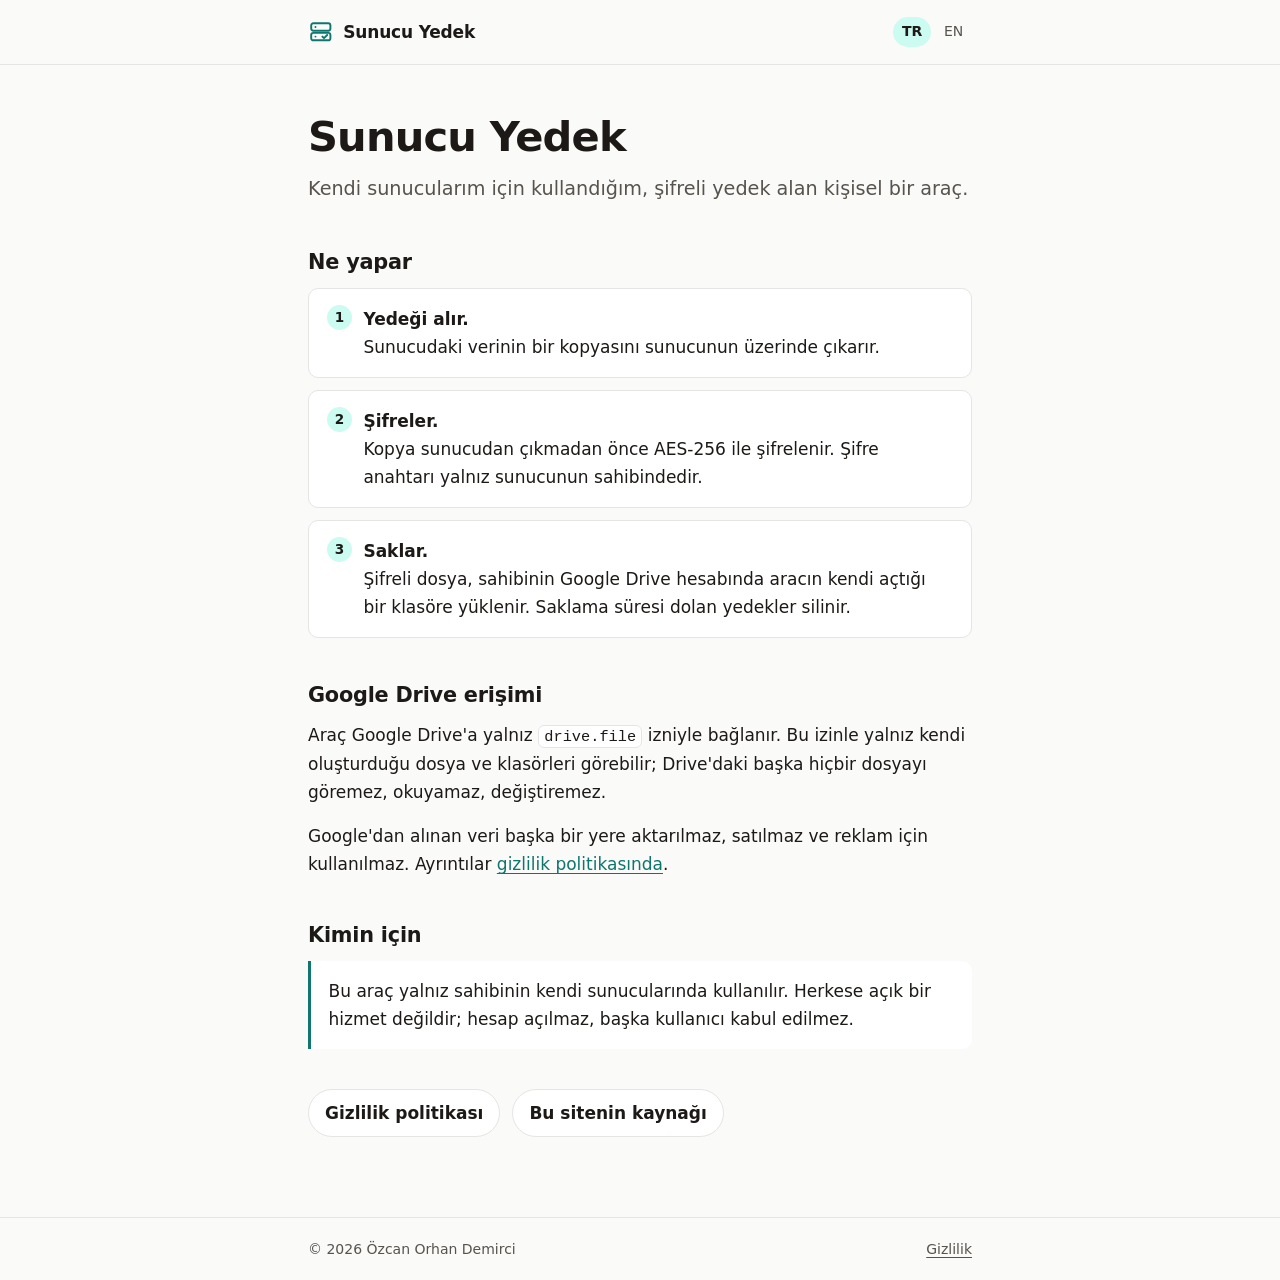
<file: site/index.html>
<!doctype html>
<html lang="tr">
<head>
  <meta charset="utf-8">
  <meta name="viewport" content="width=device-width, initial-scale=1">
  <meta http-equiv="Content-Security-Policy" content="default-src 'none'; style-src 'self'; img-src 'self'; base-uri 'none'; form-action 'none'">
  <meta name="referrer" content="no-referrer">
  <title>Sunucu Yedek</title>
  <meta name="description" content="Kişisel sunucular için şifreli yedek aracı. Yedekler sahibinin Google Drive hesabına yalnız şifreli olarak gider.">
  <link rel="icon" href="favicon.svg" type="image/svg+xml">
  <link rel="stylesheet" href="style.css">
  <link rel="alternate" hreflang="en" href="en/">
</head>
<body>
  <header class="site-header">
    <div class="wrap">
      <a class="brand" href="./">
        <svg viewBox="0 0 24 24" fill="none" stroke="currentColor" stroke-width="1.8" stroke-linecap="round" stroke-linejoin="round" aria-hidden="true"><rect x="3" y="4" width="18" height="7" rx="2"/><rect x="3" y="13" width="18" height="7" rx="2"/><path d="M7 7.5h.01M7 16.5h.01"/><path d="M13.5 16.5l1.5 1.5 3-3"/></svg>
        Sunucu Yedek
      </a>
      <nav class="lang" aria-label="Dil">
        <span aria-current="page">TR</span>
        <a href="en/" hreflang="en" lang="en">EN</a>
      </nav>
    </div>
  </header>

  <main>
    <div class="wrap">
      <h1>Sunucu Yedek</h1>
      <p class="lead">Kendi sunucularım için kullandığım, şifreli yedek alan kişisel bir araç.</p>

      <h2>Ne yapar</h2>
      <ol class="steps">
        <li><strong>Yedeği alır.</strong> Sunucudaki verinin bir kopyasını sunucunun üzerinde çıkarır.</li>
        <li><strong>Şifreler.</strong> Kopya sunucudan çıkmadan önce AES&#8209;256 ile şifrelenir. Şifre anahtarı yalnız sunucunun sahibindedir.</li>
        <li><strong>Saklar.</strong> Şifreli dosya, sahibinin Google Drive hesabında aracın kendi açtığı bir klasöre yüklenir. Saklama süresi dolan yedekler silinir.</li>
      </ol>

      <h2>Google Drive erişimi</h2>
      <p>Araç Google Drive'a yalnız <code>drive.file</code> izniyle bağlanır. Bu izinle yalnız kendi oluşturduğu dosya ve klasörleri görebilir; Drive'daki başka hiçbir dosyayı göremez, okuyamaz, değiştiremez.</p>
      <p>Google'dan alınan veri başka bir yere aktarılmaz, satılmaz ve reklam için kullanılmaz. Ayrıntılar <a href="gizlilik.html">gizlilik politikasında</a>.</p>

      <h2>Kimin için</h2>
      <p class="note">Bu araç yalnız sahibinin kendi sunucularında kullanılır. Herkese açık bir hizmet değildir; hesap açılmaz, başka kullanıcı kabul edilmez.</p>

      <ul class="links">
        <li><a href="gizlilik.html">Gizlilik politikası</a></li>
        <li><a href="https://github.com/OzcanOrhanDemirci/sunucu-yedek">Bu sitenin kaynağı</a></li>
      </ul>
    </div>
  </main>

  <footer class="site-footer">
    <div class="wrap">
      <span>© 2026 Özcan Orhan Demirci</span>
      <a href="gizlilik.html">Gizlilik</a>
    </div>
  </footer>
</body>
</html>
</file>
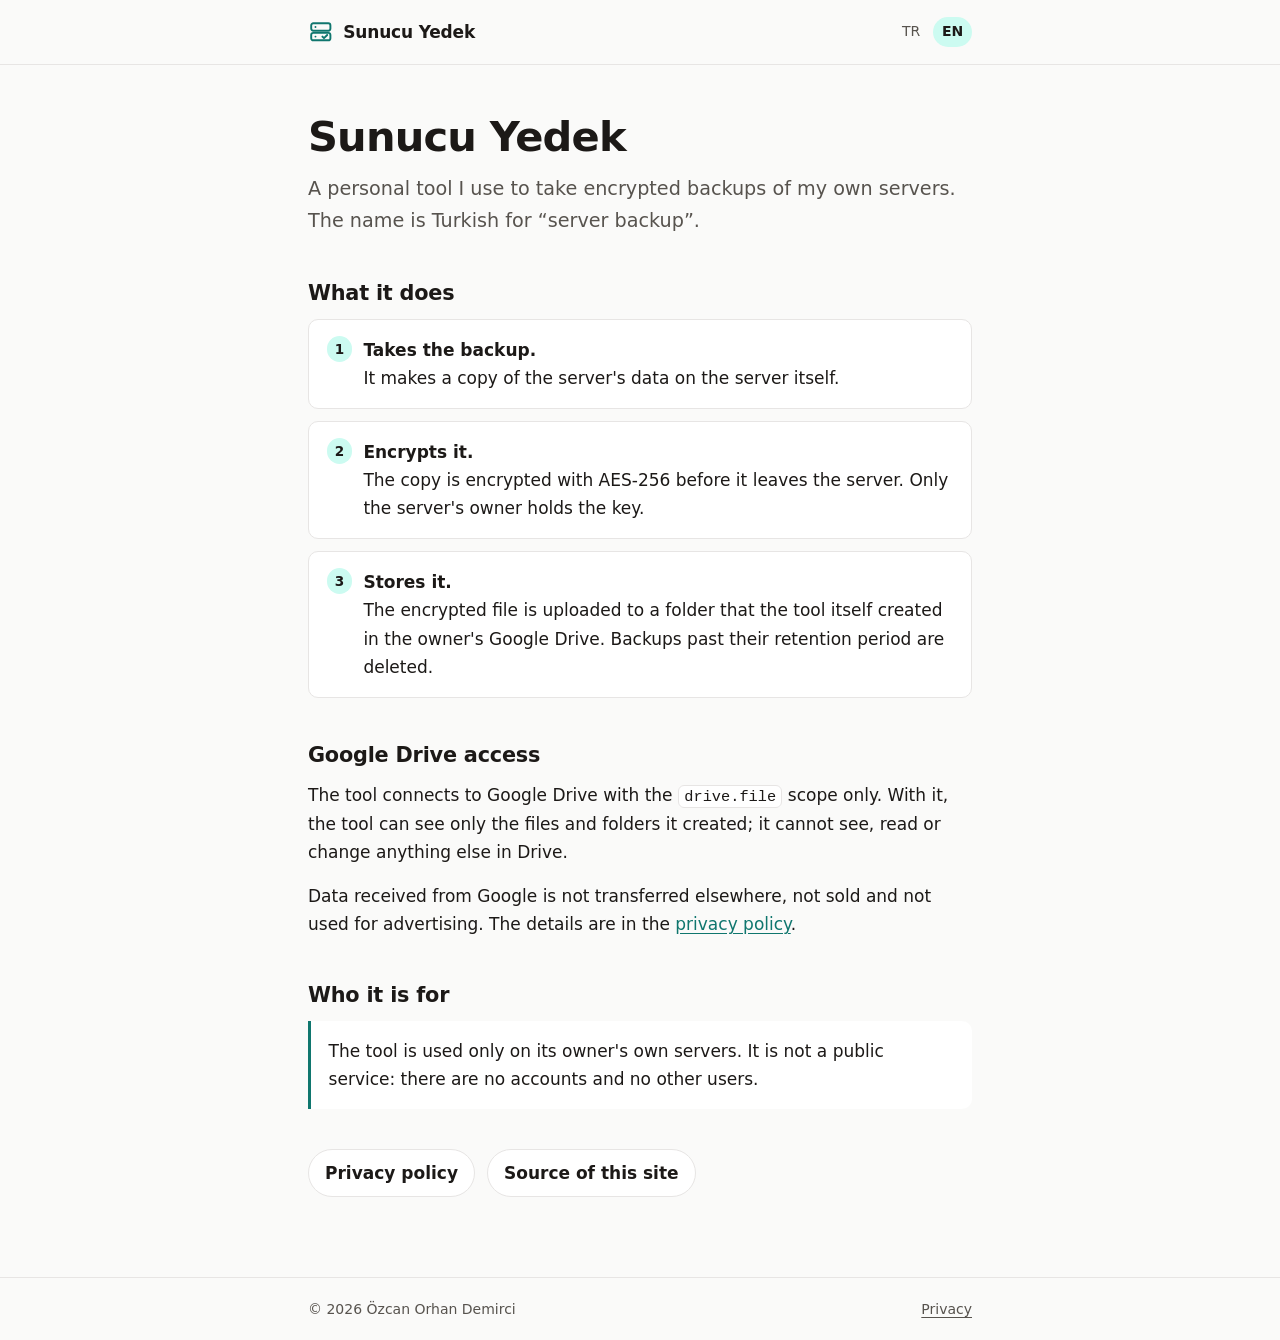
<file: site/en/index.html>
<!doctype html>
<html lang="en">
<head>
  <meta charset="utf-8">
  <meta name="viewport" content="width=device-width, initial-scale=1">
  <meta http-equiv="Content-Security-Policy" content="default-src 'none'; style-src 'self'; img-src 'self'; base-uri 'none'; form-action 'none'">
  <meta name="referrer" content="no-referrer">
  <title>Sunucu Yedek</title>
  <meta name="description" content="An encrypted backup tool for personal servers. Backups reach the owner's Google Drive only in encrypted form.">
  <link rel="icon" href="../favicon.svg" type="image/svg+xml">
  <link rel="stylesheet" href="../style.css">
  <link rel="alternate" hreflang="tr" href="../">
</head>
<body>
  <header class="site-header">
    <div class="wrap">
      <a class="brand" href="./">
        <svg viewBox="0 0 24 24" fill="none" stroke="currentColor" stroke-width="1.8" stroke-linecap="round" stroke-linejoin="round" aria-hidden="true"><rect x="3" y="4" width="18" height="7" rx="2"/><rect x="3" y="13" width="18" height="7" rx="2"/><path d="M7 7.5h.01M7 16.5h.01"/><path d="M13.5 16.5l1.5 1.5 3-3"/></svg>
        Sunucu Yedek
      </a>
      <nav class="lang" aria-label="Language">
        <a href="../" hreflang="tr" lang="tr">TR</a>
        <span aria-current="page">EN</span>
      </nav>
    </div>
  </header>

  <main>
    <div class="wrap">
      <h1>Sunucu Yedek</h1>
      <p class="lead">A personal tool I use to take encrypted backups of my own servers. The name is Turkish for “server backup”.</p>

      <h2>What it does</h2>
      <ol class="steps">
        <li><strong>Takes the backup.</strong> It makes a copy of the server's data on the server itself.</li>
        <li><strong>Encrypts it.</strong> The copy is encrypted with AES&#8209;256 before it leaves the server. Only the server's owner holds the key.</li>
        <li><strong>Stores it.</strong> The encrypted file is uploaded to a folder that the tool itself created in the owner's Google Drive. Backups past their retention period are deleted.</li>
      </ol>

      <h2>Google Drive access</h2>
      <p>The tool connects to Google Drive with the <code>drive.file</code> scope only. With it, the tool can see only the files and folders it created; it cannot see, read or change anything else in Drive.</p>
      <p>Data received from Google is not transferred elsewhere, not sold and not used for advertising. The details are in the <a href="privacy.html">privacy policy</a>.</p>

      <h2>Who it is for</h2>
      <p class="note">The tool is used only on its owner's own servers. It is not a public service: there are no accounts and no other users.</p>

      <ul class="links">
        <li><a href="privacy.html">Privacy policy</a></li>
        <li><a href="https://github.com/OzcanOrhanDemirci/sunucu-yedek">Source of this site</a></li>
      </ul>
    </div>
  </main>

  <footer class="site-footer">
    <div class="wrap">
      <span>© 2026 Özcan Orhan Demirci</span>
      <a href="privacy.html">Privacy</a>
    </div>
  </footer>
</body>
</html>
</file>
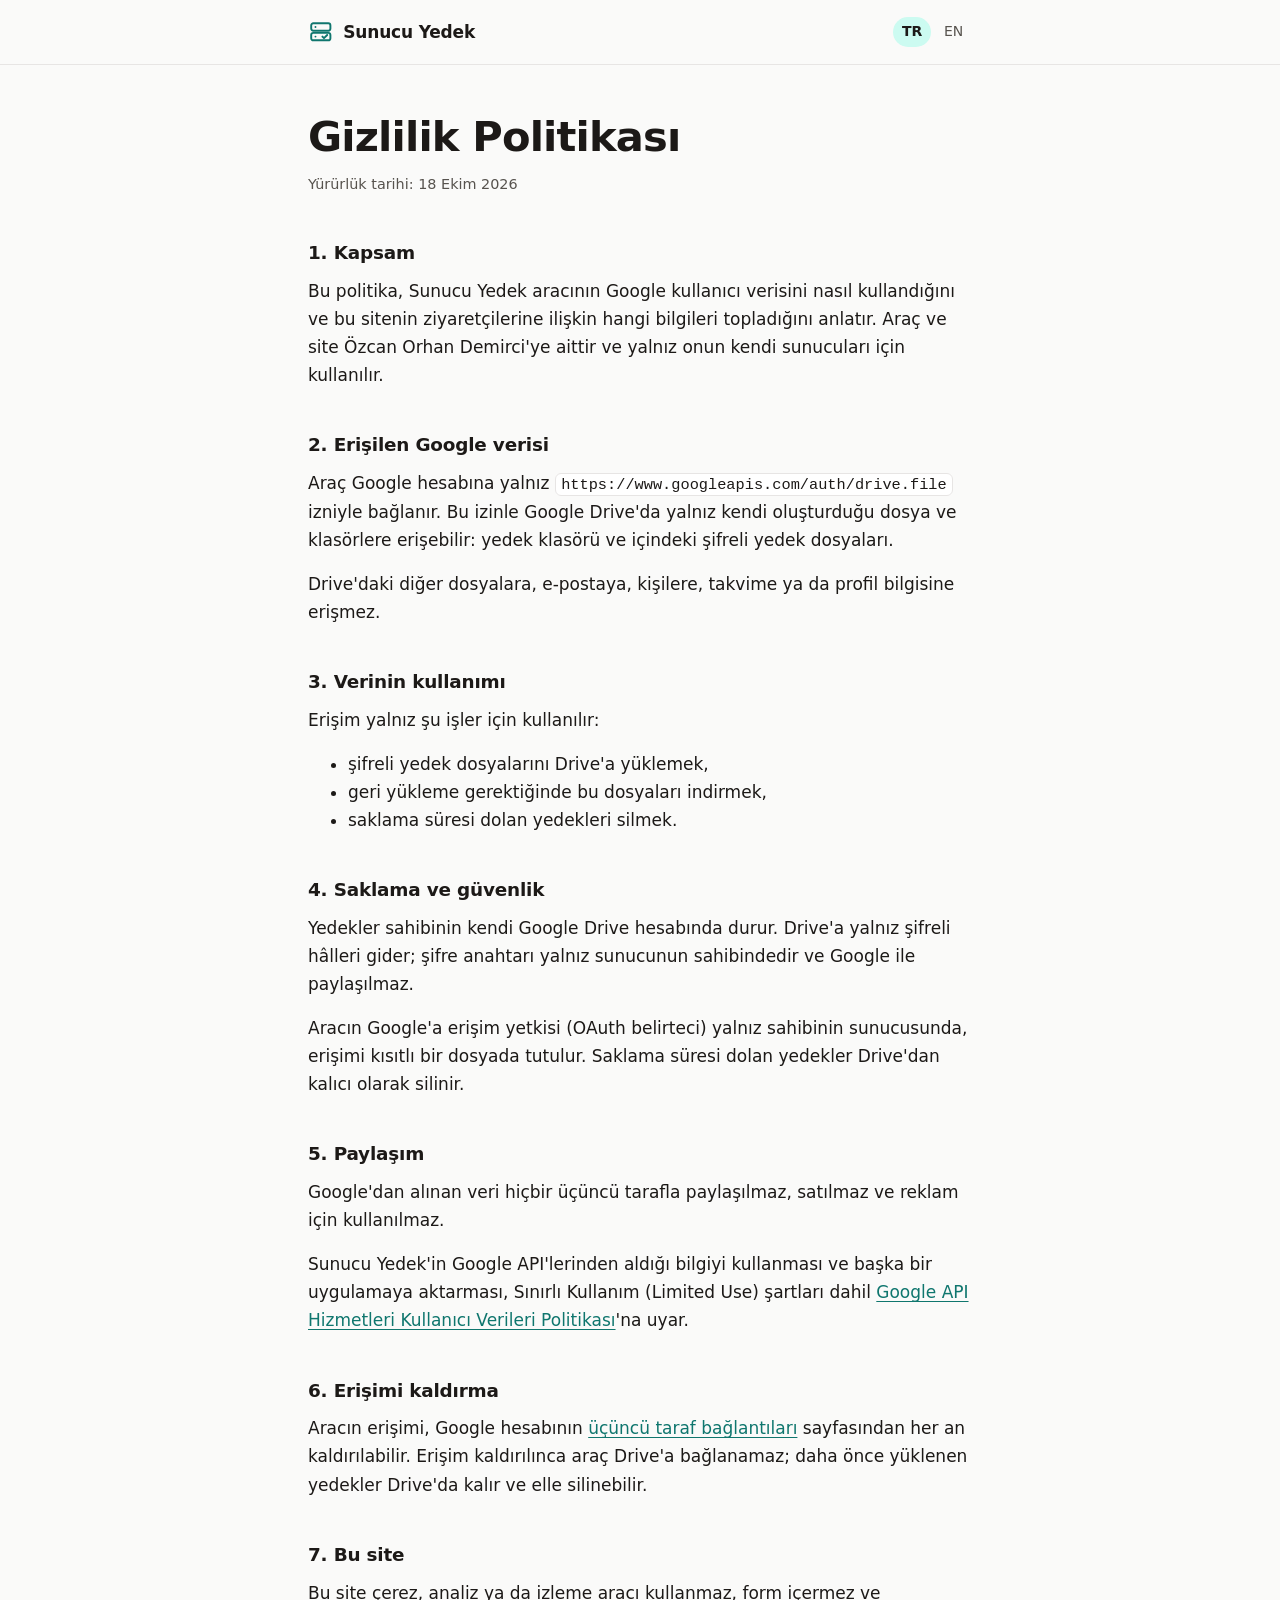
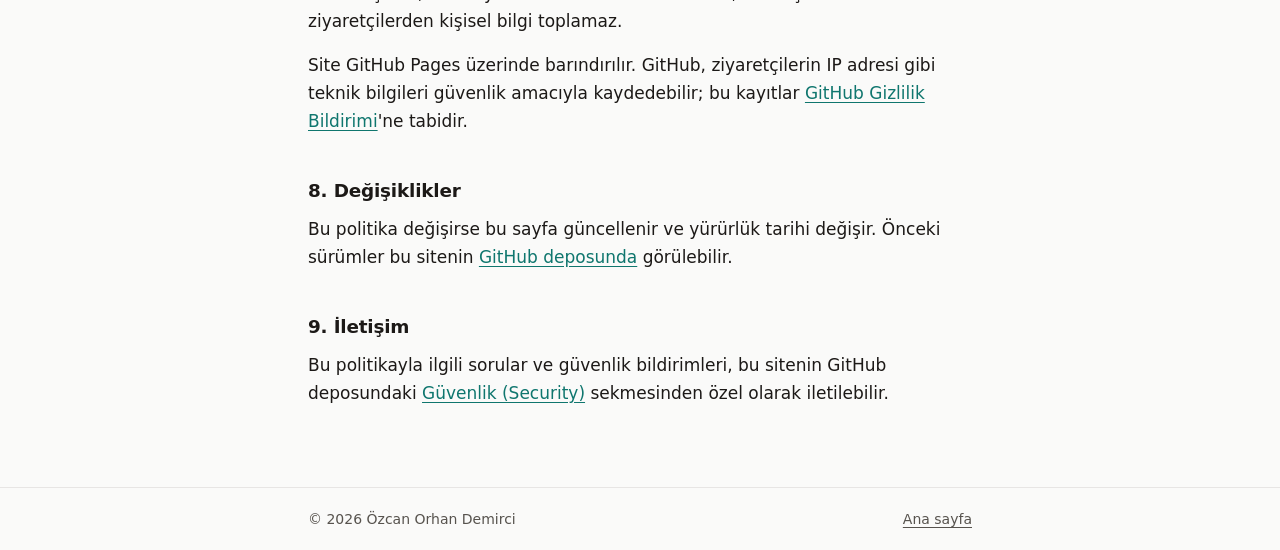
<file: site/gizlilik.html>
<!doctype html>
<html lang="tr">
<head>
  <meta charset="utf-8">
  <meta name="viewport" content="width=device-width, initial-scale=1">
  <meta http-equiv="Content-Security-Policy" content="default-src 'none'; style-src 'self'; img-src 'self'; base-uri 'none'; form-action 'none'">
  <meta name="referrer" content="no-referrer">
  <title>Gizlilik Politikası · Sunucu Yedek</title>
  <meta name="description" content="Sunucu Yedek aracının Google kullanıcı verisini nasıl kullandığını anlatan gizlilik politikası.">
  <link rel="icon" href="favicon.svg" type="image/svg+xml">
  <link rel="stylesheet" href="style.css">
  <link rel="alternate" hreflang="en" href="en/privacy.html">
</head>
<body>
  <header class="site-header">
    <div class="wrap">
      <a class="brand" href="./">
        <svg viewBox="0 0 24 24" fill="none" stroke="currentColor" stroke-width="1.8" stroke-linecap="round" stroke-linejoin="round" aria-hidden="true"><rect x="3" y="4" width="18" height="7" rx="2"/><rect x="3" y="13" width="18" height="7" rx="2"/><path d="M7 7.5h.01M7 16.5h.01"/><path d="M13.5 16.5l1.5 1.5 3-3"/></svg>
        Sunucu Yedek
      </a>
      <nav class="lang" aria-label="Dil">
        <span aria-current="page">TR</span>
        <a href="en/privacy.html" hreflang="en" lang="en">EN</a>
      </nav>
    </div>
  </header>

  <main class="policy">
    <div class="wrap">
      <h1>Gizlilik Politikası</h1>
      <p class="meta">Yürürlük tarihi: 18 Ekim 2026</p>

      <h2>1. Kapsam</h2>
      <p>Bu politika, Sunucu Yedek aracının Google kullanıcı verisini nasıl kullandığını ve bu sitenin ziyaretçilerine ilişkin hangi bilgileri topladığını anlatır. Araç ve site Özcan Orhan Demirci'ye aittir ve yalnız onun kendi sunucuları için kullanılır.</p>

      <h2>2. Erişilen Google verisi</h2>
      <p>Araç Google hesabına yalnız <code>https://www.googleapis.com/auth/drive.file</code> izniyle bağlanır. Bu izinle Google Drive'da yalnız kendi oluşturduğu dosya ve klasörlere erişebilir: yedek klasörü ve içindeki şifreli yedek dosyaları.</p>
      <p>Drive'daki diğer dosyalara, e-postaya, kişilere, takvime ya da profil bilgisine erişmez.</p>

      <h2>3. Verinin kullanımı</h2>
      <p>Erişim yalnız şu işler için kullanılır:</p>
      <ul>
        <li>şifreli yedek dosyalarını Drive'a yüklemek,</li>
        <li>geri yükleme gerektiğinde bu dosyaları indirmek,</li>
        <li>saklama süresi dolan yedekleri silmek.</li>
      </ul>

      <h2>4. Saklama ve güvenlik</h2>
      <p>Yedekler sahibinin kendi Google Drive hesabında durur. Drive'a yalnız şifreli hâlleri gider; şifre anahtarı yalnız sunucunun sahibindedir ve Google ile paylaşılmaz.</p>
      <p>Aracın Google'a erişim yetkisi (OAuth belirteci) yalnız sahibinin sunucusunda, erişimi kısıtlı bir dosyada tutulur. Saklama süresi dolan yedekler Drive'dan kalıcı olarak silinir.</p>

      <h2>5. Paylaşım</h2>
      <p>Google'dan alınan veri hiçbir üçüncü tarafla paylaşılmaz, satılmaz ve reklam için kullanılmaz.</p>
      <p>Sunucu Yedek'in Google API'lerinden aldığı bilgiyi kullanması ve başka bir uygulamaya aktarması, Sınırlı Kullanım (Limited Use) şartları dahil <a href="https://developers.google.com/terms/api-services-user-data-policy">Google API Hizmetleri Kullanıcı Verileri Politikası</a>'na uyar.</p>

      <h2>6. Erişimi kaldırma</h2>
      <p>Aracın erişimi, Google hesabının <a href="https://myaccount.google.com/connections">üçüncü taraf bağlantıları</a> sayfasından her an kaldırılabilir. Erişim kaldırılınca araç Drive'a bağlanamaz; daha önce yüklenen yedekler Drive'da kalır ve elle silinebilir.</p>

      <h2>7. Bu site</h2>
      <p>Bu site çerez, analiz ya da izleme aracı kullanmaz, form içermez ve ziyaretçilerden kişisel bilgi toplamaz.</p>
      <p>Site GitHub Pages üzerinde barındırılır. GitHub, ziyaretçilerin IP adresi gibi teknik bilgileri güvenlik amacıyla kaydedebilir; bu kayıtlar <a href="https://docs.github.com/site-policy/privacy-policies/github-general-privacy-statement">GitHub Gizlilik Bildirimi</a>'ne tabidir.</p>

      <h2>8. Değişiklikler</h2>
      <p>Bu politika değişirse bu sayfa güncellenir ve yürürlük tarihi değişir. Önceki sürümler bu sitenin <a href="https://github.com/OzcanOrhanDemirci/sunucu-yedek">GitHub deposunda</a> görülebilir.</p>

      <h2>9. İletişim</h2>
      <p>Bu politikayla ilgili sorular ve güvenlik bildirimleri, bu sitenin GitHub deposundaki <a href="https://github.com/OzcanOrhanDemirci/sunucu-yedek/security">Güvenlik (Security)</a> sekmesinden özel olarak iletilebilir.</p>
    </div>
  </main>

  <footer class="site-footer">
    <div class="wrap">
      <span>© 2026 Özcan Orhan Demirci</span>
      <a href="./">Ana sayfa</a>
    </div>
  </footer>
</body>
</html>
</file>
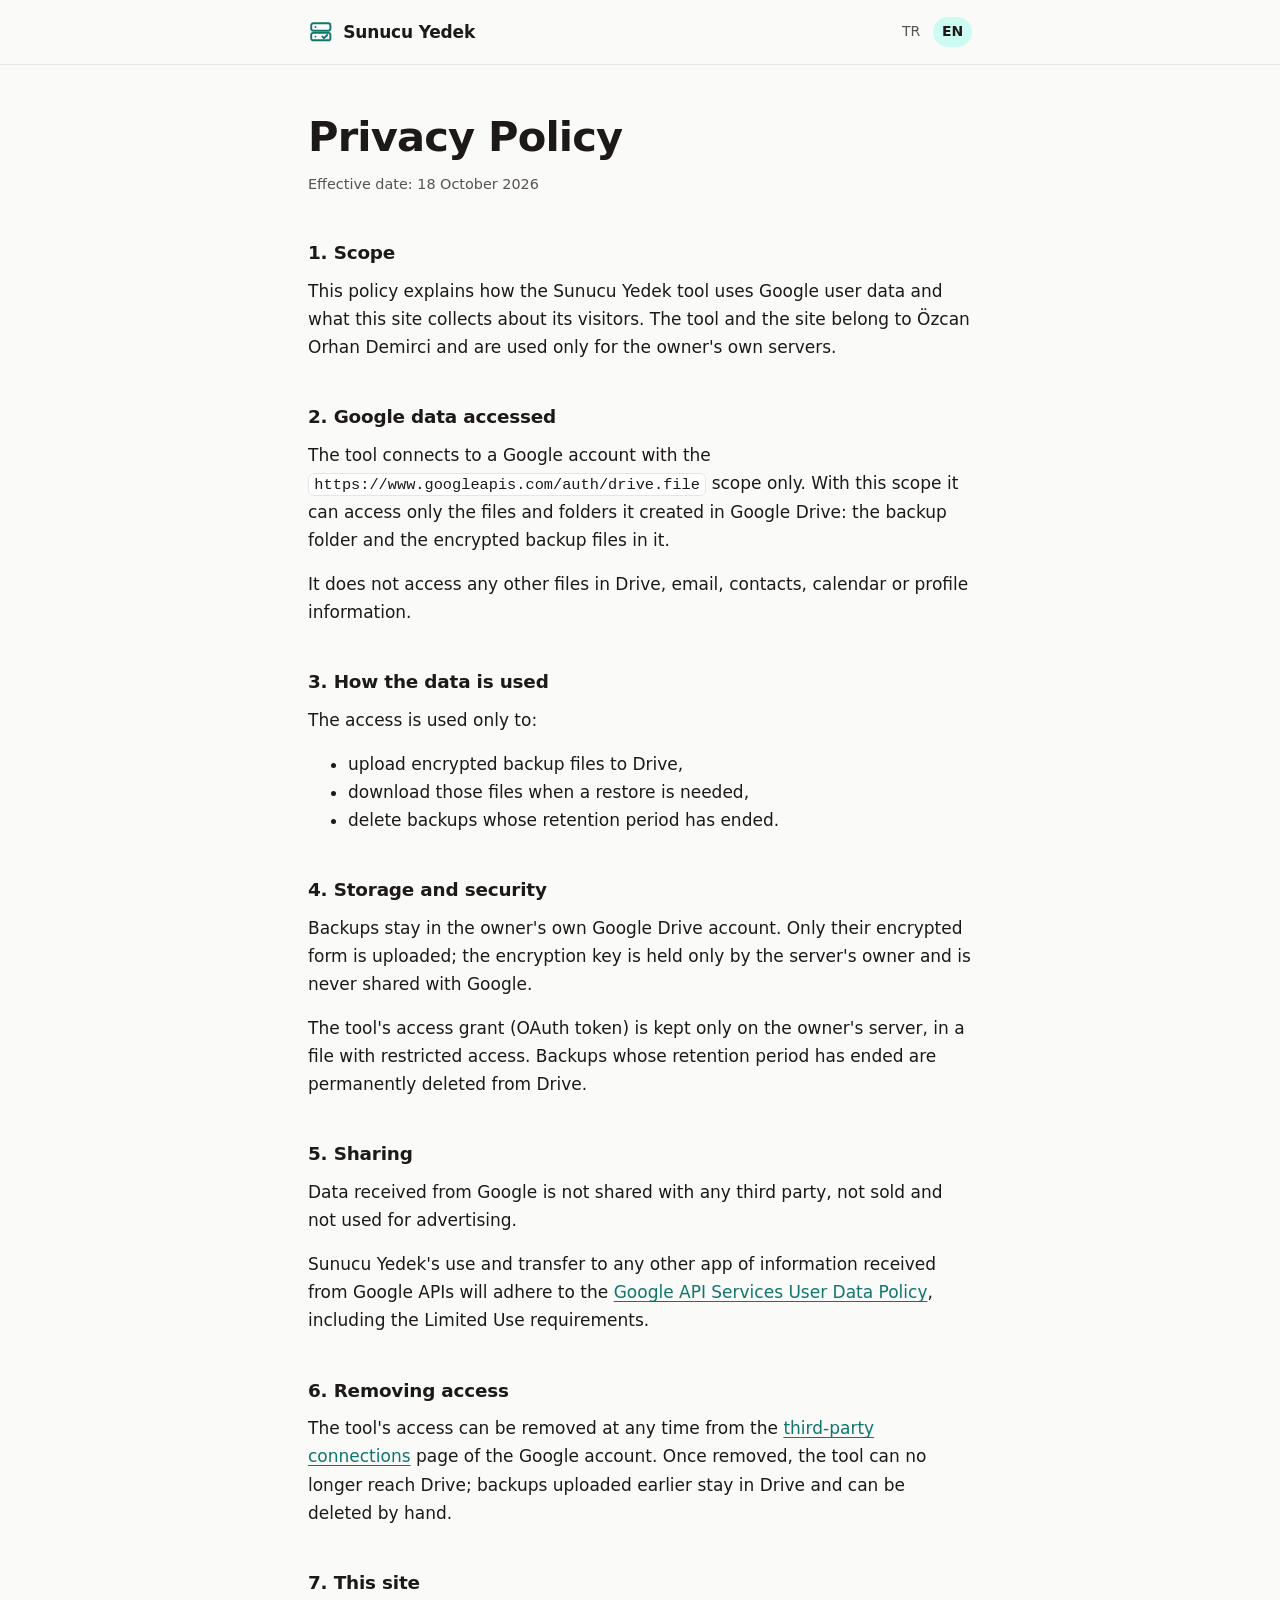
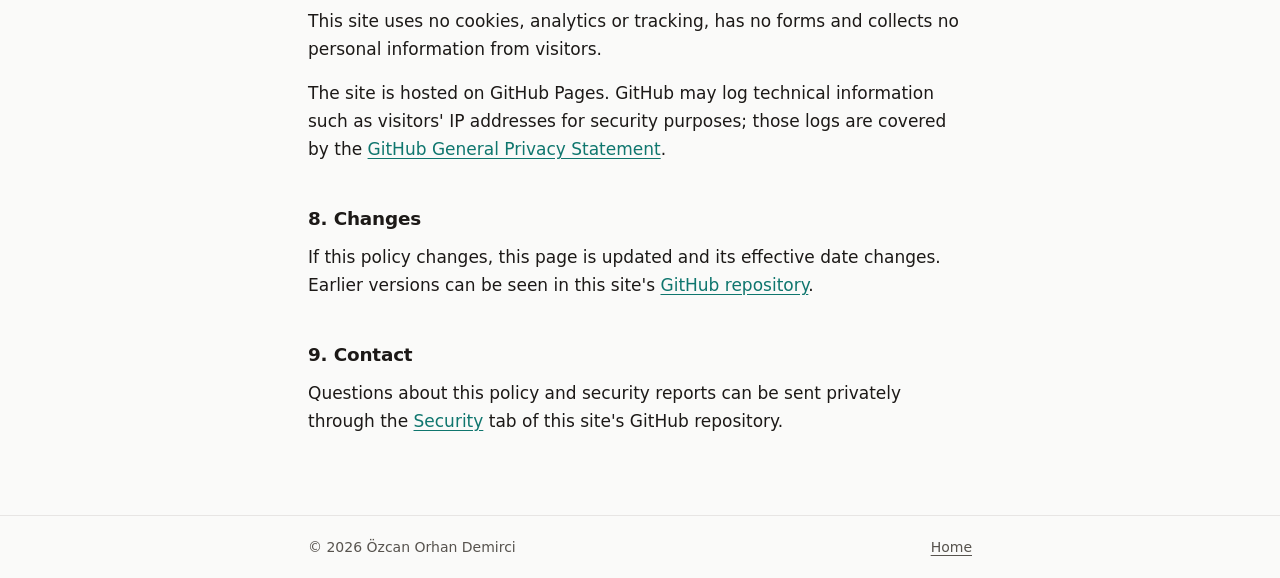
<file: site/en/privacy.html>
<!doctype html>
<html lang="en">
<head>
  <meta charset="utf-8">
  <meta name="viewport" content="width=device-width, initial-scale=1">
  <meta http-equiv="Content-Security-Policy" content="default-src 'none'; style-src 'self'; img-src 'self'; base-uri 'none'; form-action 'none'">
  <meta name="referrer" content="no-referrer">
  <title>Privacy Policy · Sunucu Yedek</title>
  <meta name="description" content="Privacy policy describing how the Sunucu Yedek tool uses Google user data.">
  <link rel="icon" href="../favicon.svg" type="image/svg+xml">
  <link rel="stylesheet" href="../style.css">
  <link rel="alternate" hreflang="tr" href="../gizlilik.html">
</head>
<body>
  <header class="site-header">
    <div class="wrap">
      <a class="brand" href="./">
        <svg viewBox="0 0 24 24" fill="none" stroke="currentColor" stroke-width="1.8" stroke-linecap="round" stroke-linejoin="round" aria-hidden="true"><rect x="3" y="4" width="18" height="7" rx="2"/><rect x="3" y="13" width="18" height="7" rx="2"/><path d="M7 7.5h.01M7 16.5h.01"/><path d="M13.5 16.5l1.5 1.5 3-3"/></svg>
        Sunucu Yedek
      </a>
      <nav class="lang" aria-label="Language">
        <a href="../gizlilik.html" hreflang="tr" lang="tr">TR</a>
        <span aria-current="page">EN</span>
      </nav>
    </div>
  </header>

  <main class="policy">
    <div class="wrap">
      <h1>Privacy Policy</h1>
      <p class="meta">Effective date: 18 October 2026</p>

      <h2>1. Scope</h2>
      <p>This policy explains how the Sunucu Yedek tool uses Google user data and what this site collects about its visitors. The tool and the site belong to Özcan Orhan Demirci and are used only for the owner's own servers.</p>

      <h2>2. Google data accessed</h2>
      <p>The tool connects to a Google account with the <code>https://www.googleapis.com/auth/drive.file</code> scope only. With this scope it can access only the files and folders it created in Google Drive: the backup folder and the encrypted backup files in it.</p>
      <p>It does not access any other files in Drive, email, contacts, calendar or profile information.</p>

      <h2>3. How the data is used</h2>
      <p>The access is used only to:</p>
      <ul>
        <li>upload encrypted backup files to Drive,</li>
        <li>download those files when a restore is needed,</li>
        <li>delete backups whose retention period has ended.</li>
      </ul>

      <h2>4. Storage and security</h2>
      <p>Backups stay in the owner's own Google Drive account. Only their encrypted form is uploaded; the encryption key is held only by the server's owner and is never shared with Google.</p>
      <p>The tool's access grant (OAuth token) is kept only on the owner's server, in a file with restricted access. Backups whose retention period has ended are permanently deleted from Drive.</p>

      <h2>5. Sharing</h2>
      <p>Data received from Google is not shared with any third party, not sold and not used for advertising.</p>
      <p>Sunucu Yedek's use and transfer to any other app of information received from Google APIs will adhere to the <a href="https://developers.google.com/terms/api-services-user-data-policy">Google API Services User Data Policy</a>, including the Limited Use requirements.</p>

      <h2>6. Removing access</h2>
      <p>The tool's access can be removed at any time from the <a href="https://myaccount.google.com/connections">third-party connections</a> page of the Google account. Once removed, the tool can no longer reach Drive; backups uploaded earlier stay in Drive and can be deleted by hand.</p>

      <h2>7. This site</h2>
      <p>This site uses no cookies, analytics or tracking, has no forms and collects no personal information from visitors.</p>
      <p>The site is hosted on GitHub Pages. GitHub may log technical information such as visitors' IP addresses for security purposes; those logs are covered by the <a href="https://docs.github.com/site-policy/privacy-policies/github-general-privacy-statement">GitHub General Privacy Statement</a>.</p>

      <h2>8. Changes</h2>
      <p>If this policy changes, this page is updated and its effective date changes. Earlier versions can be seen in this site's <a href="https://github.com/OzcanOrhanDemirci/sunucu-yedek">GitHub repository</a>.</p>

      <h2>9. Contact</h2>
      <p>Questions about this policy and security reports can be sent privately through the <a href="https://github.com/OzcanOrhanDemirci/sunucu-yedek/security">Security</a> tab of this site's GitHub repository.</p>
    </div>
  </main>

  <footer class="site-footer">
    <div class="wrap">
      <span>© 2026 Özcan Orhan Demirci</span>
      <a href="./">Home</a>
    </div>
  </footer>
</body>
</html>
</file>
<file: site/style.css>
:root {
  color-scheme: light dark;
  --bg: #fafaf9;
  --surface: #ffffff;
  --text: #1c1917;
  --muted: #57534e;
  --border: #e7e5e4;
  --accent: #0f766e;
  --accent-soft: #ccfbf1;
  --radius: 10px;
  --font: system-ui, -apple-system, "Segoe UI", Roboto, "Helvetica Neue", Arial, sans-serif;
  --mono: ui-monospace, "Cascadia Mono", "SF Mono", Menlo, Consolas, monospace;
}

@media (prefers-color-scheme: dark) {
  :root {
    --bg: #0c0a09;
    --surface: #1c1917;
    --text: #f5f5f4;
    --muted: #a8a29e;
    --border: #292524;
    --accent: #2dd4bf;
    --accent-soft: #134e4a;
  }
}

*,
*::before,
*::after {
  box-sizing: border-box;
}

html {
  -webkit-text-size-adjust: 100%;
}

body {
  margin: 0;
  background: var(--bg);
  color: var(--text);
  font-family: var(--font);
  font-size: 1.0625rem;
  line-height: 1.65;
}

.wrap {
  max-width: 44rem;
  margin: 0 auto;
  padding: 0 1.25rem;
}

/* Header */
.site-header {
  border-bottom: 1px solid var(--border);
}

.site-header .wrap {
  display: flex;
  align-items: center;
  justify-content: space-between;
  gap: 1rem;
  min-height: 4rem;
}

.brand {
  display: inline-flex;
  align-items: center;
  gap: 0.6rem;
  color: var(--text);
  font-weight: 650;
  letter-spacing: -0.01em;
  text-decoration: none;
}

.brand svg {
  width: 1.6rem;
  height: 1.6rem;
  color: var(--accent);
  flex: none;
}

.lang {
  display: flex;
  gap: 0.25rem;
  font-size: 0.875rem;
}

.lang a,
.lang span {
  padding: 0.2rem 0.55rem;
  border-radius: 999px;
  text-decoration: none;
}

.lang a {
  color: var(--muted);
}

.lang a:hover {
  color: var(--text);
}

.lang span {
  background: var(--accent-soft);
  color: var(--text);
  font-weight: 600;
}

/* Content */
main {
  padding: 3rem 0 4rem;
}

h1 {
  margin: 0 0 0.75rem;
  font-size: clamp(1.9rem, 4vw + 1rem, 2.6rem);
  line-height: 1.15;
  letter-spacing: -0.02em;
}

h2 {
  margin: 2.75rem 0 0.75rem;
  font-size: 1.3rem;
  line-height: 1.3;
  letter-spacing: -0.01em;
}

p,
ul,
ol {
  margin: 0 0 1rem;
}

.lead {
  color: var(--muted);
  font-size: 1.2rem;
}

.meta {
  color: var(--muted);
  font-size: 0.9rem;
}

a {
  color: var(--accent);
  text-underline-offset: 0.18em;
}

a:focus-visible {
  outline: 2px solid var(--accent);
  outline-offset: 3px;
  border-radius: 4px;
}

code {
  font-family: var(--mono);
  font-size: 0.9em;
  padding: 0.1em 0.35em;
  border: 1px solid var(--border);
  border-radius: 6px;
  background: var(--surface);
  overflow-wrap: anywhere;
}

/* Steps on the home page */
.steps {
  list-style: none;
  padding: 0;
  display: grid;
  gap: 0.75rem;
  counter-reset: step;
}

.steps li {
  position: relative;
  padding: 1rem 1.1rem 1rem 3.4rem;
  border: 1px solid var(--border);
  border-radius: var(--radius);
  background: var(--surface);
}

.steps li::before {
  counter-increment: step;
  content: counter(step);
  position: absolute;
  left: 1.1rem;
  top: 1rem;
  width: 1.6rem;
  height: 1.6rem;
  display: grid;
  place-items: center;
  border-radius: 50%;
  background: var(--accent-soft);
  color: var(--text);
  font-size: 0.85rem;
  font-weight: 700;
}

.steps strong {
  display: block;
}

.note {
  padding: 1rem 1.1rem;
  border-left: 3px solid var(--accent);
  border-radius: 0 var(--radius) var(--radius) 0;
  background: var(--surface);
}

.links {
  display: flex;
  flex-wrap: wrap;
  gap: 0.75rem;
  margin-top: 2.5rem;
  padding: 0;
  list-style: none;
}

.links a {
  display: inline-block;
  padding: 0.55rem 1rem;
  border: 1px solid var(--border);
  border-radius: 999px;
  background: var(--surface);
  color: var(--text);
  font-weight: 550;
  text-decoration: none;
}

.links a:hover {
  border-color: var(--accent);
}

/* Policy page */
.policy h2 {
  font-size: 1.15rem;
}

/* Footer */
.site-footer {
  border-top: 1px solid var(--border);
  color: var(--muted);
  font-size: 0.875rem;
}

.site-footer .wrap {
  display: flex;
  flex-wrap: wrap;
  justify-content: space-between;
  gap: 0.5rem 1.5rem;
  padding-top: 1.25rem;
  padding-bottom: 1.25rem;
}

.site-footer a {
  color: var(--muted);
}

.site-footer a:hover {
  color: var(--text);
}

@media (max-width: 30rem) {
  main {
    padding: 2rem 0 3rem;
  }

  .steps li {
    padding-left: 3rem;
  }

  .steps li::before {
    left: 0.9rem;
  }
}
</file>
